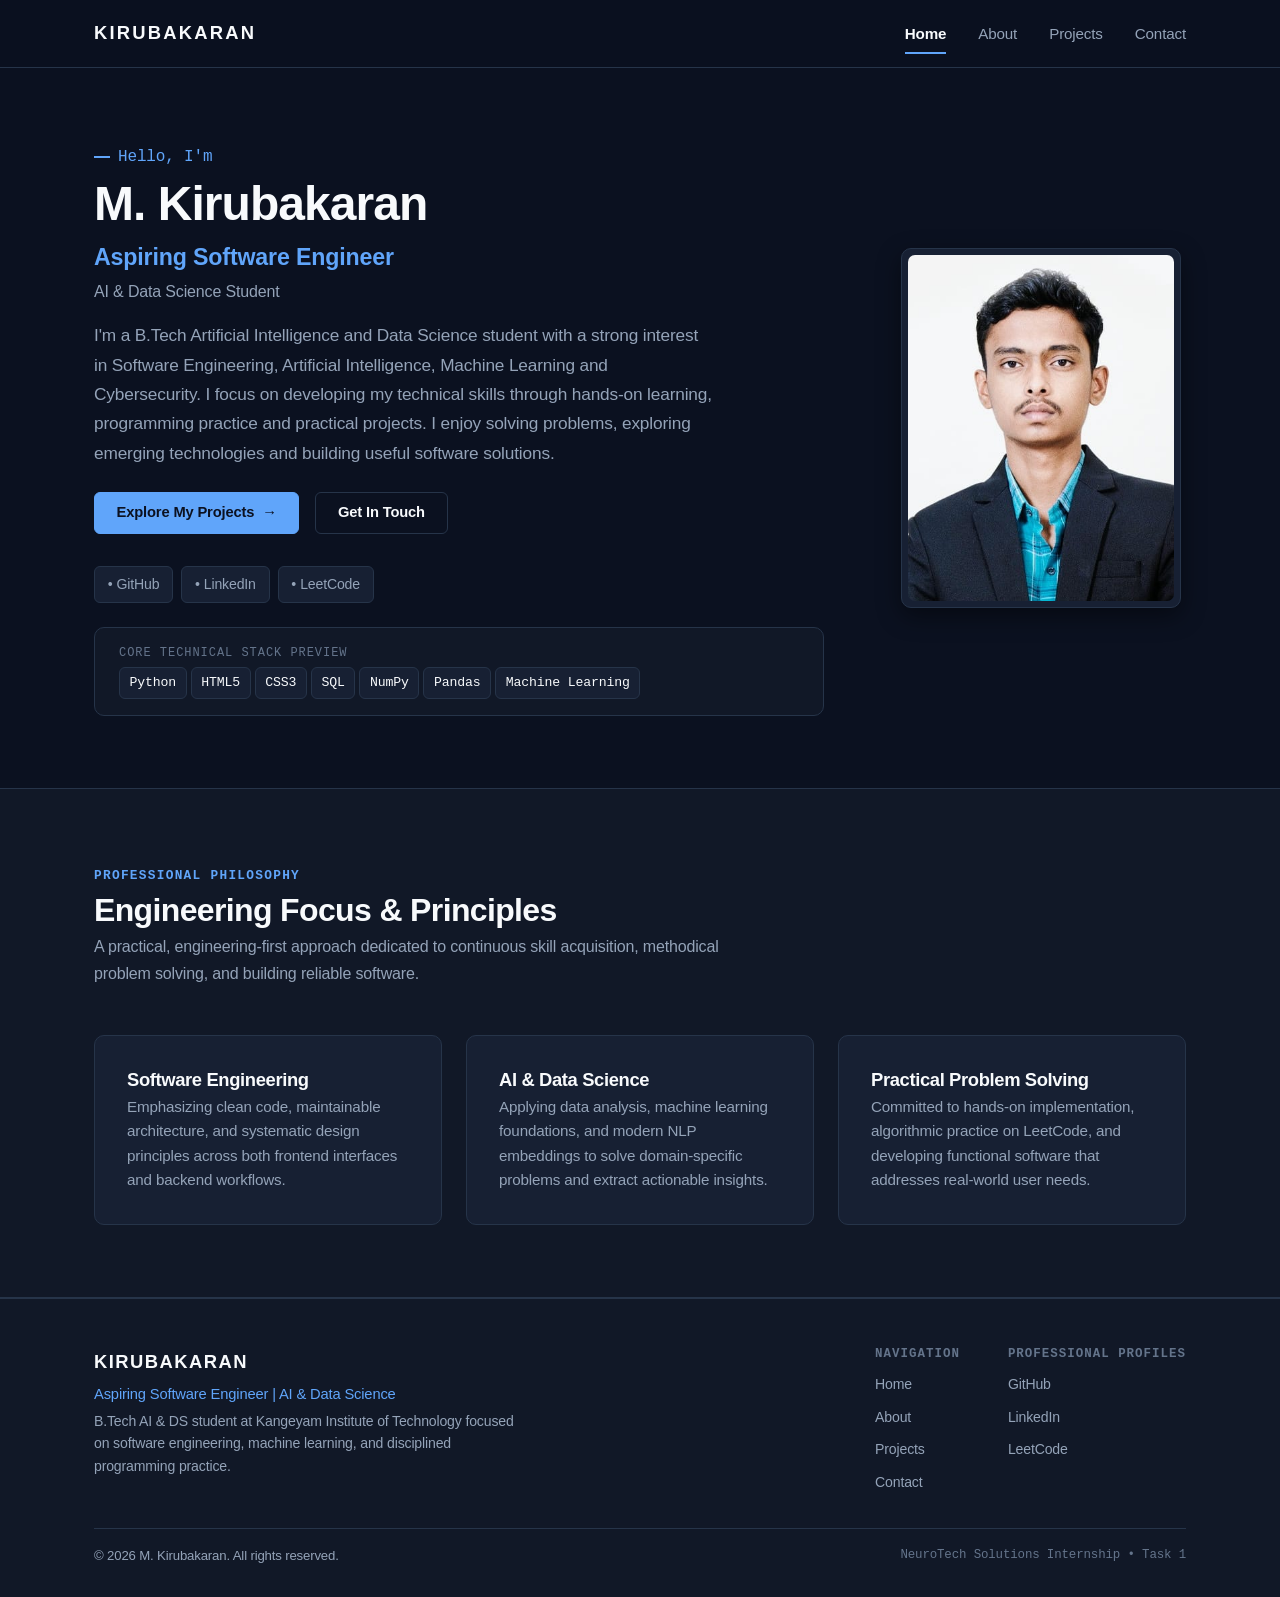
<file: index.html>
<!DOCTYPE html>
<html lang="en">
<head>
  <meta charset="UTF-8">
  <meta name="viewport" content="width=device-width, initial-scale=1.0">
  <meta name="description" content="Official personal portfolio of M. Kirubakaran - Aspiring Software Engineer and B.Tech AI & Data Science student showcasing technical projects, skills, and background.">
  <meta name="author" content="M. Kirubakaran">
  <title>M. Kirubakaran | Aspiring Software Engineer & AI & Data Science Student</title>
  <link rel="stylesheet" href="css/style.css">
</head>
<body>
  <!-- Accessible skip to content link -->
  <a href="#main-content" class="skip-link">Skip to main content</a>

  <!-- Site Header & Responsive Navigation -->
  <header class="site-header">
    <div class="container header-container">
      <a href="index.html" class="brand-logo" aria-label="M. Kirubakaran Portfolio">KIRUBAKARAN</a>

      <!-- Pure CSS Accessible Mobile Navigation Toggle -->
      <input type="checkbox" id="nav-toggle" class="nav-toggle-checkbox" aria-label="Toggle navigation menu">
      <label for="nav-toggle" class="nav-toggle-label" aria-controls="primary-navigation">
        <span class="hamburger-line"></span>
        <span class="hamburger-line"></span>
        <span class="hamburger-line"></span>
      </label>

      <!-- Navigation Links -->
      <nav id="primary-navigation" class="nav-menu" aria-label="Main Navigation">
        <a href="index.html" class="nav-link active" aria-current="page">Home</a>
        <a href="about.html" class="nav-link">About</a>
        <a href="projects.html" class="nav-link">Projects</a>
        <a href="contact.html" class="nav-link">Contact</a>
      </nav>
    </div>
  </header>

  <!-- Main Content -->
  <main id="main-content">
    <!-- Hero Section -->
    <section class="section hero-section" aria-labelledby="hero-title">
      <div class="container">
        <div class="hero-grid">
          <!-- Hero Text Content -->
          <div class="hero-content">
            <span class="hero-greeting">Hello, I'm</span>
            <h1 id="hero-title" class="hero-name">M. Kirubakaran</h1>
            
            <div class="hero-roles">
              <p class="hero-role-primary">Aspiring Software Engineer</p>
              <p class="hero-role-secondary">AI &amp; Data Science Student</p>
            </div>

            <p class="lead-text hero-intro">
              I'm a B.Tech Artificial Intelligence and Data Science student with a strong interest in Software Engineering, Artificial Intelligence, Machine Learning and Cybersecurity.
              I focus on developing my technical skills through hands-on learning, programming practice and practical projects. I enjoy solving problems, exploring emerging technologies and building useful software solutions.
            </p>

            <!-- Call to Action Buttons -->
            <div class="hero-actions">
              <a href="projects.html" class="btn btn-primary">
                <span>Explore My Projects</span>
                <span aria-hidden="true">&rarr;</span>
              </a>
              <a href="contact.html" class="btn btn-secondary">Get In Touch</a>
            </div>

            <!-- Social Profile Links -->
            <div class="social-links" aria-label="Professional Social Links">
              <a href="https://github.com/Kirubakaranmaxi32" target="_blank" rel="noopener noreferrer" class="social-link-item" aria-label="GitHub Profile">
                <span aria-hidden="true">&bull;</span> GitHub
              </a>
              <a href="https://www.linkedin.com/in/kirubakaran-m32/" target="_blank" rel="noopener noreferrer" class="social-link-item" aria-label="LinkedIn Profile">
                <span aria-hidden="true">&bull;</span> LinkedIn
              </a>
              <a href="https://leetcode.com/u/mkirubakaran20/" target="_blank" rel="noopener noreferrer" class="social-link-item" aria-label="LeetCode Profile">
                <span aria-hidden="true">&bull;</span> LeetCode
              </a>
            </div>

            <!-- Technical Skills Preview Bar -->
            <div class="skills-preview-box">
              <span class="skills-preview-label">Core Technical Stack Preview</span>
              <div class="skills-preview-items">
                <span class="skill-pill">Python</span>
                <span class="skill-pill">HTML5</span>
                <span class="skill-pill">CSS3</span>
                <span class="skill-pill">SQL</span>
                <span class="skill-pill">NumPy</span>
                <span class="skill-pill">Pandas</span>
                <span class="skill-pill">Machine Learning</span>
              </div>
            </div>
          </div>

          <!-- Professional Profile Image Area -->
          <div class="hero-image-wrapper">
            <figure class="profile-card">
              <img src="images/profile.jpg" alt="M. Kirubakaran - Professional Photograph" class="profile-image">
            </figure>
          </div>
        </div>
      </div>
    </section>

    <!-- Professional Introduction Highlights Section -->
    <section class="section section-alt" aria-labelledby="intro-section-title">
      <div class="container">
        <div class="section-header">
          <span class="section-eyebrow">Professional Philosophy</span>
          <h2 id="intro-section-title" class="section-title">Engineering Focus &amp; Principles</h2>
          <p class="section-description">
            A practical, engineering-first approach dedicated to continuous skill acquisition, methodical problem solving, and building reliable software.
          </p>
        </div>

        <div class="grid-3-col">
          <article class="focus-card">
            <h3 class="focus-card-title">Software Engineering</h3>
            <p class="focus-card-text">
              Emphasizing clean code, maintainable architecture, and systematic design principles across both frontend interfaces and backend workflows.
            </p>
          </article>

          <article class="focus-card">
            <h3 class="focus-card-title">AI &amp; Data Science</h3>
            <p class="focus-card-text">
              Applying data analysis, machine learning foundations, and modern NLP embeddings to solve domain-specific problems and extract actionable insights.
            </p>
          </article>

          <article class="focus-card">
            <h3 class="focus-card-title">Practical Problem Solving</h3>
            <p class="focus-card-text">
              Committed to hands-on implementation, algorithmic practice on LeetCode, and developing functional software that addresses real-world user needs.
            </p>
          </article>
        </div>
      </div>
    </section>
  </main>

  <!-- Site Footer -->
  <footer class="site-footer">
    <div class="container">
      <div class="footer-top">
        <div class="footer-brand">
          <span class="footer-logo">KIRUBAKARAN</span>
          <p class="footer-tagline">Aspiring Software Engineer | AI &amp; Data Science</p>
          <p class="footer-desc">
            B.Tech AI &amp; DS student at Kangeyam Institute of Technology focused on software engineering, machine learning, and disciplined programming practice.
          </p>
        </div>

        <div class="footer-links-group">
          <div>
            <h4 class="footer-heading">Navigation</h4>
            <ul class="footer-nav-list">
              <li><a href="index.html" class="footer-nav-link">Home</a></li>
              <li><a href="about.html" class="footer-nav-link">About</a></li>
              <li><a href="projects.html" class="footer-nav-link">Projects</a></li>
              <li><a href="contact.html" class="footer-nav-link">Contact</a></li>
            </ul>
          </div>

          <div>
            <h4 class="footer-heading">Professional Profiles</h4>
            <ul class="footer-nav-list">
              <li><a href="https://github.com/Kirubakaranmaxi32" target="_blank" rel="noopener noreferrer" class="footer-nav-link">GitHub</a></li>
              <li><a href="https://www.linkedin.com/in/kirubakaran-m32/" target="_blank" rel="noopener noreferrer" class="footer-nav-link">LinkedIn</a></li>
              <li><a href="https://leetcode.com/u/mkirubakaran20/" target="_blank" rel="noopener noreferrer" class="footer-nav-link">LeetCode</a></li>
            </ul>
          </div>
        </div>
      </div>

      <div class="footer-bottom">
        <p class="footer-copy">&copy; 2026 M. Kirubakaran. All rights reserved.</p>
        <span class="footer-meta">NeuroTech Solutions Internship &bull; Task 1</span>
      </div>
    </div>
  </footer>
</body>
</html>
</file>
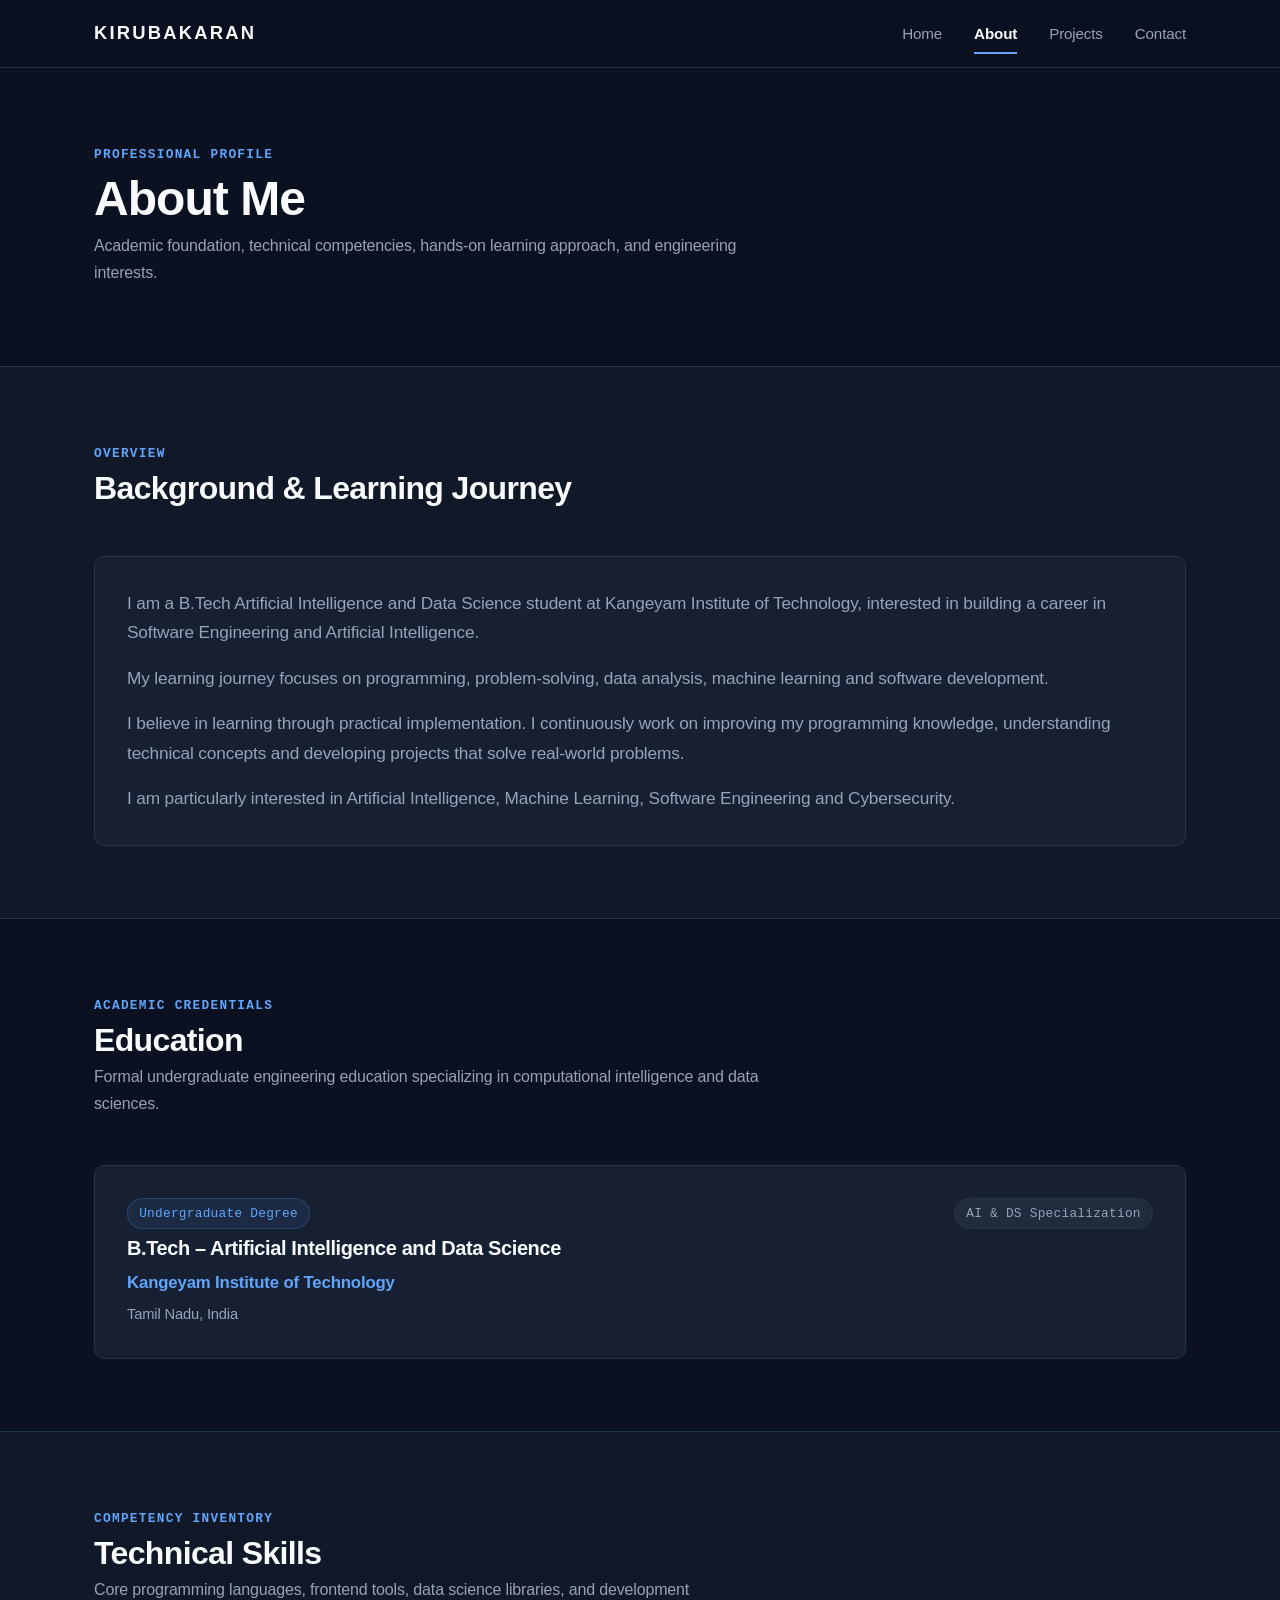
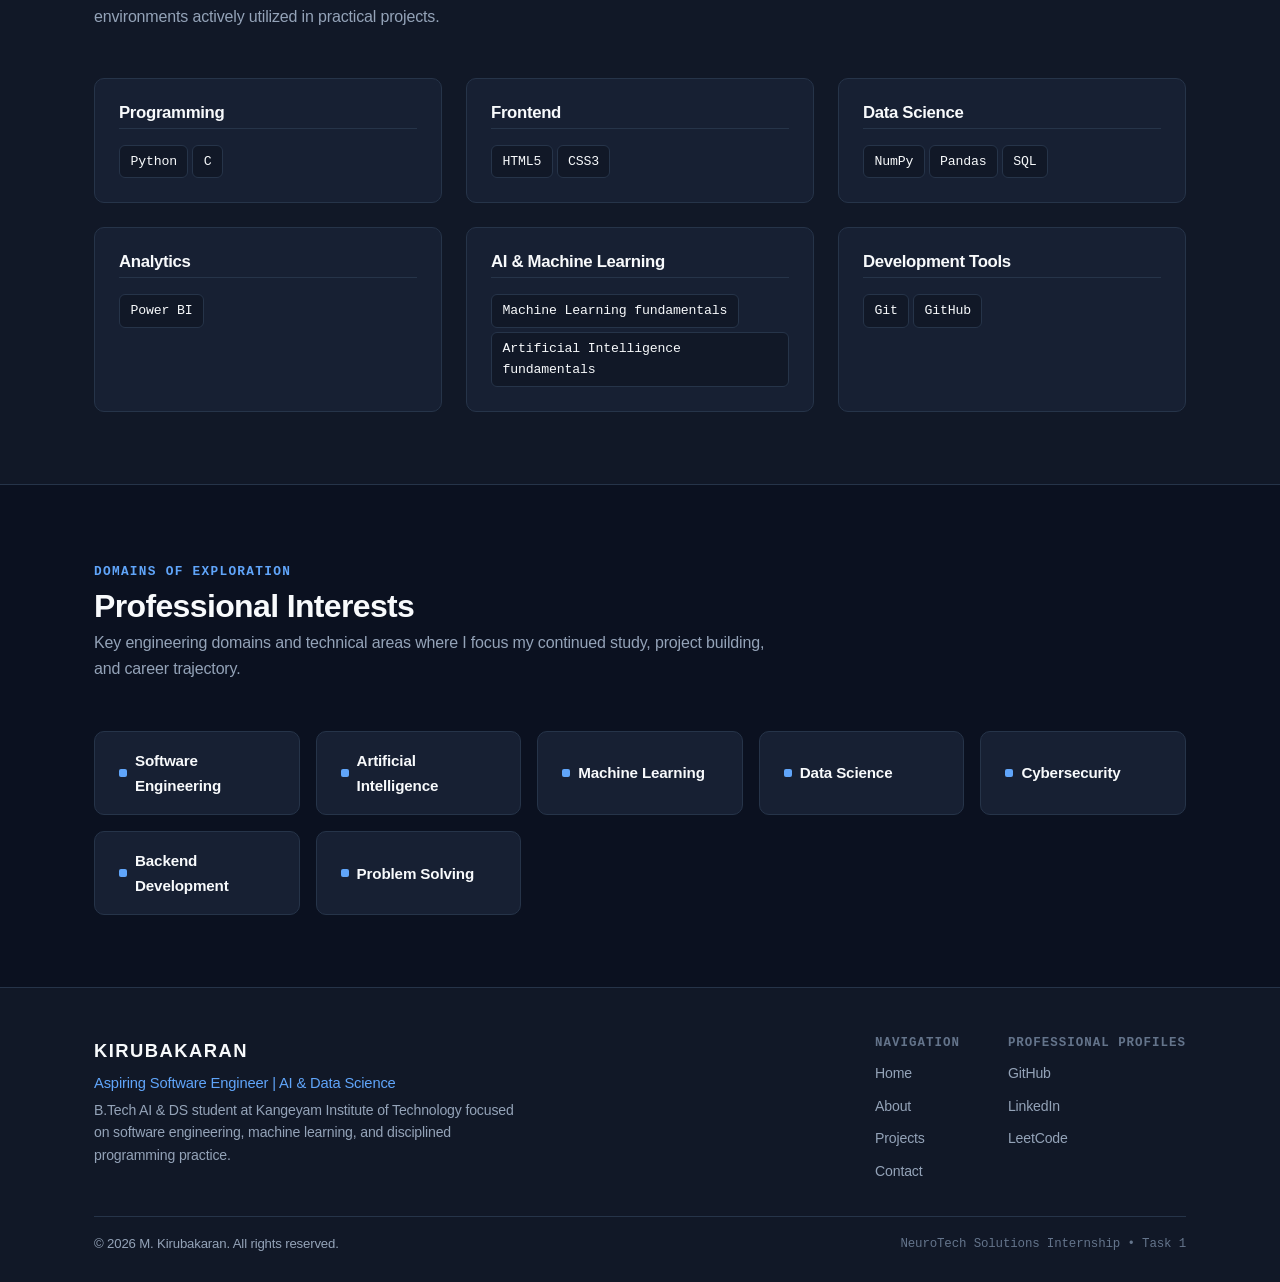
<file: about.html>
<!DOCTYPE html>
<html lang="en">
<head>
  <meta charset="UTF-8">
  <meta name="viewport" content="width=device-width, initial-scale=1.0">
  <meta name="description" content="About M. Kirubakaran - Academic background in Artificial Intelligence and Data Science, technical skills inventory, education details, and professional interests.">
  <meta name="author" content="M. Kirubakaran">
  <title>About | M. Kirubakaran - Aspiring Software Engineer</title>
  <link rel="stylesheet" href="css/style.css">
</head>
<body>
  <!-- Accessible skip to content link -->
  <a href="#main-content" class="skip-link">Skip to main content</a>

  <!-- Site Header & Responsive Navigation -->
  <header class="site-header">
    <div class="container header-container">
      <a href="index.html" class="brand-logo" aria-label="M. Kirubakaran Portfolio">KIRUBAKARAN</a>

      <!-- Pure CSS Accessible Mobile Navigation Toggle -->
      <input type="checkbox" id="nav-toggle" class="nav-toggle-checkbox" aria-label="Toggle navigation menu">
      <label for="nav-toggle" class="nav-toggle-label" aria-controls="primary-navigation">
        <span class="hamburger-line"></span>
        <span class="hamburger-line"></span>
        <span class="hamburger-line"></span>
      </label>

      <!-- Navigation Links -->
      <nav id="primary-navigation" class="nav-menu" aria-label="Main Navigation">
        <a href="index.html" class="nav-link">Home</a>
        <a href="about.html" class="nav-link active" aria-current="page">About</a>
        <a href="projects.html" class="nav-link">Projects</a>
        <a href="contact.html" class="nav-link">Contact</a>
      </nav>
    </div>
  </header>

  <!-- Main Content -->
  <main id="main-content">
    <!-- Page Header Banner -->
    <section class="section page-header-section">
      <div class="container">
        <div class="section-header section-header-compact">
          <span class="section-eyebrow">Professional Profile</span>
          <h1 class="section-title">About Me</h1>
          <p class="section-description">
            Academic foundation, technical competencies, hands-on learning approach, and engineering interests.
          </p>
        </div>
      </div>
    </section>

    <!-- SECTION A: ABOUT ME -->
    <section class="section section-alt" aria-labelledby="section-about-title">
      <div class="container">
        <div class="about-section-block">
          <div class="section-header">
            <span class="section-eyebrow">Overview</span>
            <h2 id="section-about-title" class="section-title">Background &amp; Learning Journey</h2>
          </div>
          
          <div class="about-content-card">
            <p class="lead-text about-lead-item">
              I am a B.Tech Artificial Intelligence and Data Science student at Kangeyam Institute of Technology, interested in building a career in Software Engineering and Artificial Intelligence.
            </p>
            <p class="lead-text about-lead-item">
              My learning journey focuses on programming, problem-solving, data analysis, machine learning and software development.
            </p>
            <p class="lead-text about-lead-item">
              I believe in learning through practical implementation. I continuously work on improving my programming knowledge, understanding technical concepts and developing projects that solve real-world problems.
            </p>
            <p class="lead-text">
              I am particularly interested in Artificial Intelligence, Machine Learning, Software Engineering and Cybersecurity.
            </p>
          </div>
        </div>
      </div>
    </section>

    <!-- SECTION B: EDUCATION -->
    <section class="section" aria-labelledby="section-edu-title">
      <div class="container">
        <div class="about-section-block">
          <div class="section-header">
            <span class="section-eyebrow">Academic Credentials</span>
            <h2 id="section-edu-title" class="section-title">Education</h2>
            <p class="section-description">
              Formal undergraduate engineering education specializing in computational intelligence and data sciences.
            </p>
          </div>

          <div class="education-card">
            <div class="education-meta">
              <span class="tag education-tag">Undergraduate Degree</span>
              <h3 class="education-degree">B.Tech – Artificial Intelligence and Data Science</h3>
              <p class="education-school">Kangeyam Institute of Technology</p>
              <p class="education-location">Tamil Nadu, India</p>
            </div>
            <div>
              <span class="tag tag-neutral">AI &amp; DS Specialization</span>
            </div>
          </div>
        </div>
      </div>
    </section>

    <!-- SECTION C: TECHNICAL SKILLS -->
    <section class="section section-alt" aria-labelledby="section-skills-title">
      <div class="container">
        <div class="about-section-block">
          <div class="section-header">
            <span class="section-eyebrow">Competency Inventory</span>
            <h2 id="section-skills-title" class="section-title">Technical Skills</h2>
            <p class="section-description">
              Core programming languages, frontend tools, data science libraries, and development environments actively utilized in practical projects.
            </p>
          </div>

          <!-- Skills Categories Grid -->
          <div class="skills-grid">
            <!-- Programming -->
            <article class="skill-category-card">
              <h3 class="skill-category-title">Programming</h3>
              <div class="skill-tag-list">
                <span class="skill-item-badge">Python</span>
                <span class="skill-item-badge">C</span>
              </div>
            </article>

            <!-- Frontend -->
            <article class="skill-category-card">
              <h3 class="skill-category-title">Frontend</h3>
              <div class="skill-tag-list">
                <span class="skill-item-badge">HTML5</span>
                <span class="skill-item-badge">CSS3</span>
              </div>
            </article>

            <!-- Data Science -->
            <article class="skill-category-card">
              <h3 class="skill-category-title">Data Science</h3>
              <div class="skill-tag-list">
                <span class="skill-item-badge">NumPy</span>
                <span class="skill-item-badge">Pandas</span>
                <span class="skill-item-badge">SQL</span>
              </div>
            </article>

            <!-- Analytics -->
            <article class="skill-category-card">
              <h3 class="skill-category-title">Analytics</h3>
              <div class="skill-tag-list">
                <span class="skill-item-badge">Power BI</span>
              </div>
            </article>

            <!-- AI & Machine Learning -->
            <article class="skill-category-card">
              <h3 class="skill-category-title">AI &amp; Machine Learning</h3>
              <div class="skill-tag-list">
                <span class="skill-item-badge">Machine Learning fundamentals</span>
                <span class="skill-item-badge">Artificial Intelligence fundamentals</span>
              </div>
            </article>

            <!-- Development Tools -->
            <article class="skill-category-card">
              <h3 class="skill-category-title">Development Tools</h3>
              <div class="skill-tag-list">
                <span class="skill-item-badge">Git</span>
                <span class="skill-item-badge">GitHub</span>
              </div>
            </article>
          </div>
        </div>
      </div>
    </section>

    <!-- SECTION D: PROFESSIONAL INTERESTS -->
    <section class="section" aria-labelledby="section-interests-title">
      <div class="container">
        <div class="about-section-block">
          <div class="section-header">
            <span class="section-eyebrow">Domains of Exploration</span>
            <h2 id="section-interests-title" class="section-title">Professional Interests</h2>
            <p class="section-description">
              Key engineering domains and technical areas where I focus my continued study, project building, and career trajectory.
            </p>
          </div>

          <div class="interests-grid">
            <div class="interest-item">
              <span class="interest-bullet" aria-hidden="true"></span>
              <span class="interest-name">Software Engineering</span>
            </div>

            <div class="interest-item">
              <span class="interest-bullet" aria-hidden="true"></span>
              <span class="interest-name">Artificial Intelligence</span>
            </div>

            <div class="interest-item">
              <span class="interest-bullet" aria-hidden="true"></span>
              <span class="interest-name">Machine Learning</span>
            </div>

            <div class="interest-item">
              <span class="interest-bullet" aria-hidden="true"></span>
              <span class="interest-name">Data Science</span>
            </div>

            <div class="interest-item">
              <span class="interest-bullet" aria-hidden="true"></span>
              <span class="interest-name">Cybersecurity</span>
            </div>

            <div class="interest-item">
              <span class="interest-bullet" aria-hidden="true"></span>
              <span class="interest-name">Backend Development</span>
            </div>

            <div class="interest-item">
              <span class="interest-bullet" aria-hidden="true"></span>
              <span class="interest-name">Problem Solving</span>
            </div>
          </div>
        </div>
      </div>
    </section>
  </main>

  <!-- Site Footer -->
  <footer class="site-footer">
    <div class="container">
      <div class="footer-top">
        <div class="footer-brand">
          <span class="footer-logo">KIRUBAKARAN</span>
          <p class="footer-tagline">Aspiring Software Engineer | AI &amp; Data Science</p>
          <p class="footer-desc">
            B.Tech AI &amp; DS student at Kangeyam Institute of Technology focused on software engineering, machine learning, and disciplined programming practice.
          </p>
        </div>

        <div class="footer-links-group">
          <div>
            <h4 class="footer-heading">Navigation</h4>
            <ul class="footer-nav-list">
              <li><a href="index.html" class="footer-nav-link">Home</a></li>
              <li><a href="about.html" class="footer-nav-link">About</a></li>
              <li><a href="projects.html" class="footer-nav-link">Projects</a></li>
              <li><a href="contact.html" class="footer-nav-link">Contact</a></li>
            </ul>
          </div>

          <div>
            <h4 class="footer-heading">Professional Profiles</h4>
            <ul class="footer-nav-list">
              <li><a href="https://github.com/Kirubakaranmaxi32" target="_blank" rel="noopener noreferrer" class="footer-nav-link">GitHub</a></li>
              <li><a href="https://www.linkedin.com/in/kirubakaran-m32/" target="_blank" rel="noopener noreferrer" class="footer-nav-link">LinkedIn</a></li>
              <li><a href="https://leetcode.com/u/mkirubakaran20/" target="_blank" rel="noopener noreferrer" class="footer-nav-link">LeetCode</a></li>
            </ul>
          </div>
        </div>
      </div>

      <div class="footer-bottom">
        <p class="footer-copy">&copy; 2026 M. Kirubakaran. All rights reserved.</p>
        <span class="footer-meta">NeuroTech Solutions Internship &bull; Task 1</span>
      </div>
    </div>
  </footer>
</body>
</html>
</file>
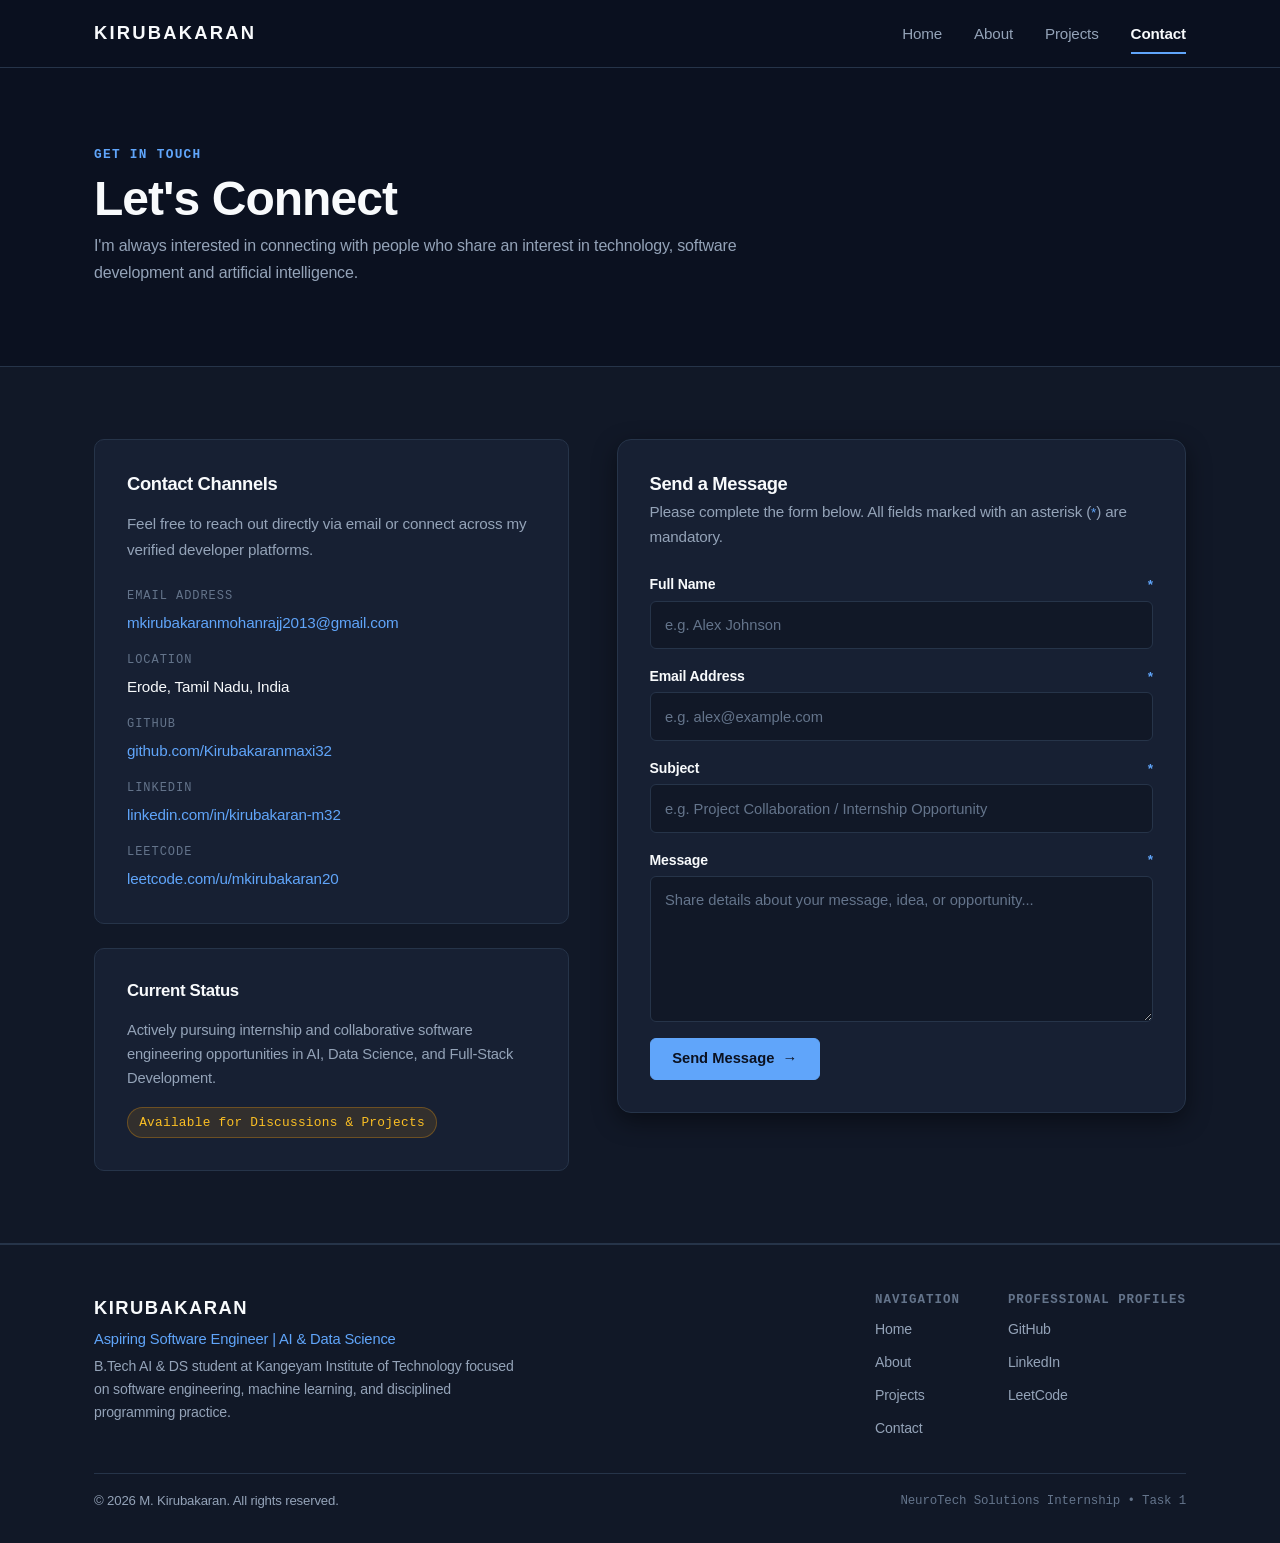
<file: contact.html>
<!DOCTYPE html>
<html lang="en">
<head>
  <meta charset="UTF-8">
  <meta name="viewport" content="width=device-width, initial-scale=1.0">
  <meta name="description" content="Contact M. Kirubakaran - Reach out for software engineering inquiries, project collaboration, or networking across email, LinkedIn, GitHub, and LeetCode.">
  <meta name="author" content="M. Kirubakaran">
  <title>Contact | M. Kirubakaran - Let's Connect</title>
  <link rel="stylesheet" href="css/style.css">
</head>
<body>
  <a href="#main-content" class="skip-link">Skip to main content</a>

  <header class="site-header">
    <div class="container header-container">
      <a href="index.html" class="brand-logo" aria-label="M. Kirubakaran Portfolio">KIRUBAKARAN</a>

      <input type="checkbox" id="nav-toggle" class="nav-toggle-checkbox" aria-label="Toggle navigation menu">
      <label for="nav-toggle" class="nav-toggle-label" aria-controls="primary-navigation">
        <span class="hamburger-line"></span>
        <span class="hamburger-line"></span>
        <span class="hamburger-line"></span>
      </label>

      <nav id="primary-navigation" class="nav-menu" aria-label="Main Navigation">
        <a href="index.html" class="nav-link">Home</a>
        <a href="about.html" class="nav-link">About</a>
        <a href="projects.html" class="nav-link">Projects</a>
        <a href="contact.html" class="nav-link active" aria-current="page">Contact</a>
      </nav>
    </div>
  </header>

  <main id="main-content">
    <section class="section page-header-section">
      <div class="container">
        <div class="section-header section-header-compact">
          <span class="section-eyebrow">Get In Touch</span>
          <h1 class="section-title">Let's Connect</h1>
          <p class="section-description">
            I'm always interested in connecting with people who share an interest in technology, software development and artificial intelligence.
          </p>
        </div>
      </div>
    </section>

    <section class="section section-alt" aria-label="Contact Channels &amp; Inquiry Form">
      <div class="container">
        <div class="contact-layout">

          <div class="contact-info-panel">
            <div class="contact-card">
              <h2 class="contact-card-title">Contact Channels</h2>
              <p class="lead-text contact-intro-text">
                Feel free to reach out directly via email or connect across my verified developer platforms.
              </p>

              <div class="contact-item-group">
                <div class="contact-detail-row">
                  <span class="contact-label">Email Address</span>
                  <span class="contact-value">
                    <a href="mailto:mkirubakaranmohanrajj2013@gmail.com">mkirubakaranmohanrajj2013@gmail.com</a>
                  </span>
                </div>

                <div class="contact-detail-row">
                  <span class="contact-label">Location</span>
                  <span class="contact-value">Erode, Tamil Nadu, India</span>
                </div>

                <div class="contact-detail-row">
                  <span class="contact-label">GitHub</span>
                  <span class="contact-value">
                    <a href="https://github.com/Kirubakaranmaxi32" target="_blank" rel="noopener noreferrer">
                      github.com/Kirubakaranmaxi32
                    </a>
                  </span>
                </div>

                <div class="contact-detail-row">
                  <span class="contact-label">LinkedIn</span>
                  <span class="contact-value">
                    <a href="https://www.linkedin.com/in/kirubakaran-m32/" target="_blank" rel="noopener noreferrer">
                      linkedin.com/in/kirubakaran-m32
                    </a>
                  </span>
                </div>

                <div class="contact-detail-row">
                  <span class="contact-label">LeetCode</span>
                  <span class="contact-value">
                    <a href="https://leetcode.com/u/mkirubakaran20/" target="_blank" rel="noopener noreferrer">
                      leetcode.com/u/mkirubakaran20
                    </a>
                  </span>
                </div>
              </div>
            </div>

            <div class="contact-card">
              <h3 class="contact-card-title contact-status-title">Current Status</h3>
              <p class="contact-status-desc">
                Actively pursuing internship and collaborative software engineering opportunities in AI, Data Science, and Full-Stack Development.
              </p>
              <span class="tag tag-status tag-available">
                Available for Discussions &amp; Projects
              </span>
            </div>
          </div>

          <div class="contact-form-card">
            <h2 class="contact-card-title form-heading">Send a Message</h2>
            <p class="form-subtext">
              Please complete the form below. All fields marked with an asterisk (<span class="form-required" aria-hidden="true">*</span>) are mandatory.
            </p>

            <form class="contact-form" action="https://formspree.io/f/mqpqgjok" method="POST">

              <div class="form-group">
                <label for="fullname" class="form-label">
                  <span>Full Name</span>
                  <span class="form-required" aria-label="Required">*</span>
                </label>
                <input type="text" id="fullname" name="fullname" class="form-input" required autocomplete="name" placeholder="e.g. Alex Johnson">
              </div>

              <div class="form-group">
                <label for="email" class="form-label">
                  <span>Email Address</span>
                  <span class="form-required" aria-label="Required">*</span>
                </label>
                <input type="email" id="email" name="email" class="form-input" required autocomplete="email" placeholder="e.g. alex@example.com">
              </div>

              <div class="form-group">
                <label for="subject" class="form-label">
                  <span>Subject</span>
                  <span class="form-required" aria-label="Required">*</span>
                </label>
                <input type="text" id="subject" name="subject" class="form-input" required placeholder="e.g. Project Collaboration / Internship Opportunity">
              </div>

              <div class="form-group">
                <label for="message" class="form-label">
                  <span>Message</span>
                  <span class="form-required" aria-label="Required">*</span>
                </label>
                <textarea id="message" name="message" class="form-textarea" rows="5" required placeholder="Share details about your message, idea, or opportunity..."></textarea>
              </div>

              <button type="submit" class="btn btn-primary btn-submit">
                <span>Send Message</span>
                <span aria-hidden="true">&rarr;</span>
              </button>

            </form>
          </div>

        </div>
      </div>
    </section>
  </main>

  <footer class="site-footer">
    <div class="container">
      <div class="footer-top">
        <div class="footer-brand">
          <span class="footer-logo">KIRUBAKARAN</span>
          <p class="footer-tagline">Aspiring Software Engineer | AI &amp; Data Science</p>
          <p class="footer-desc">
            B.Tech AI &amp; DS student at Kangeyam Institute of Technology focused on software engineering, machine learning, and disciplined programming practice.
          </p>
        </div>

        <div class="footer-links-group">
          <div>
            <h4 class="footer-heading">Navigation</h4>
            <ul class="footer-nav-list">
              <li><a href="index.html" class="footer-nav-link">Home</a></li>
              <li><a href="about.html" class="footer-nav-link">About</a></li>
              <li><a href="projects.html" class="footer-nav-link">Projects</a></li>
              <li><a href="contact.html" class="footer-nav-link">Contact</a></li>
            </ul>
          </div>

          <div>
            <h4 class="footer-heading">Professional Profiles</h4>
            <ul class="footer-nav-list">
              <li><a href="https://github.com/Kirubakaranmaxi32" target="_blank" rel="noopener noreferrer" class="footer-nav-link">GitHub</a></li>
              <li><a href="https://www.linkedin.com/in/kirubakaran-m32/" target="_blank" rel="noopener noreferrer" class="footer-nav-link">LinkedIn</a></li>
              <li><a href="https://leetcode.com/u/mkirubakaran20/" target="_blank" rel="noopener noreferrer" class="footer-nav-link">LeetCode</a></li>
            </ul>
          </div>
        </div>
      </div>

      <div class="footer-bottom">
        <p class="footer-copy">&copy; 2026 M. Kirubakaran. All rights reserved.</p>
        <span class="footer-meta">NeuroTech Solutions Internship &bull; Task 1</span>
      </div>
    </div>
  </footer>
</body>
</html>
</file>
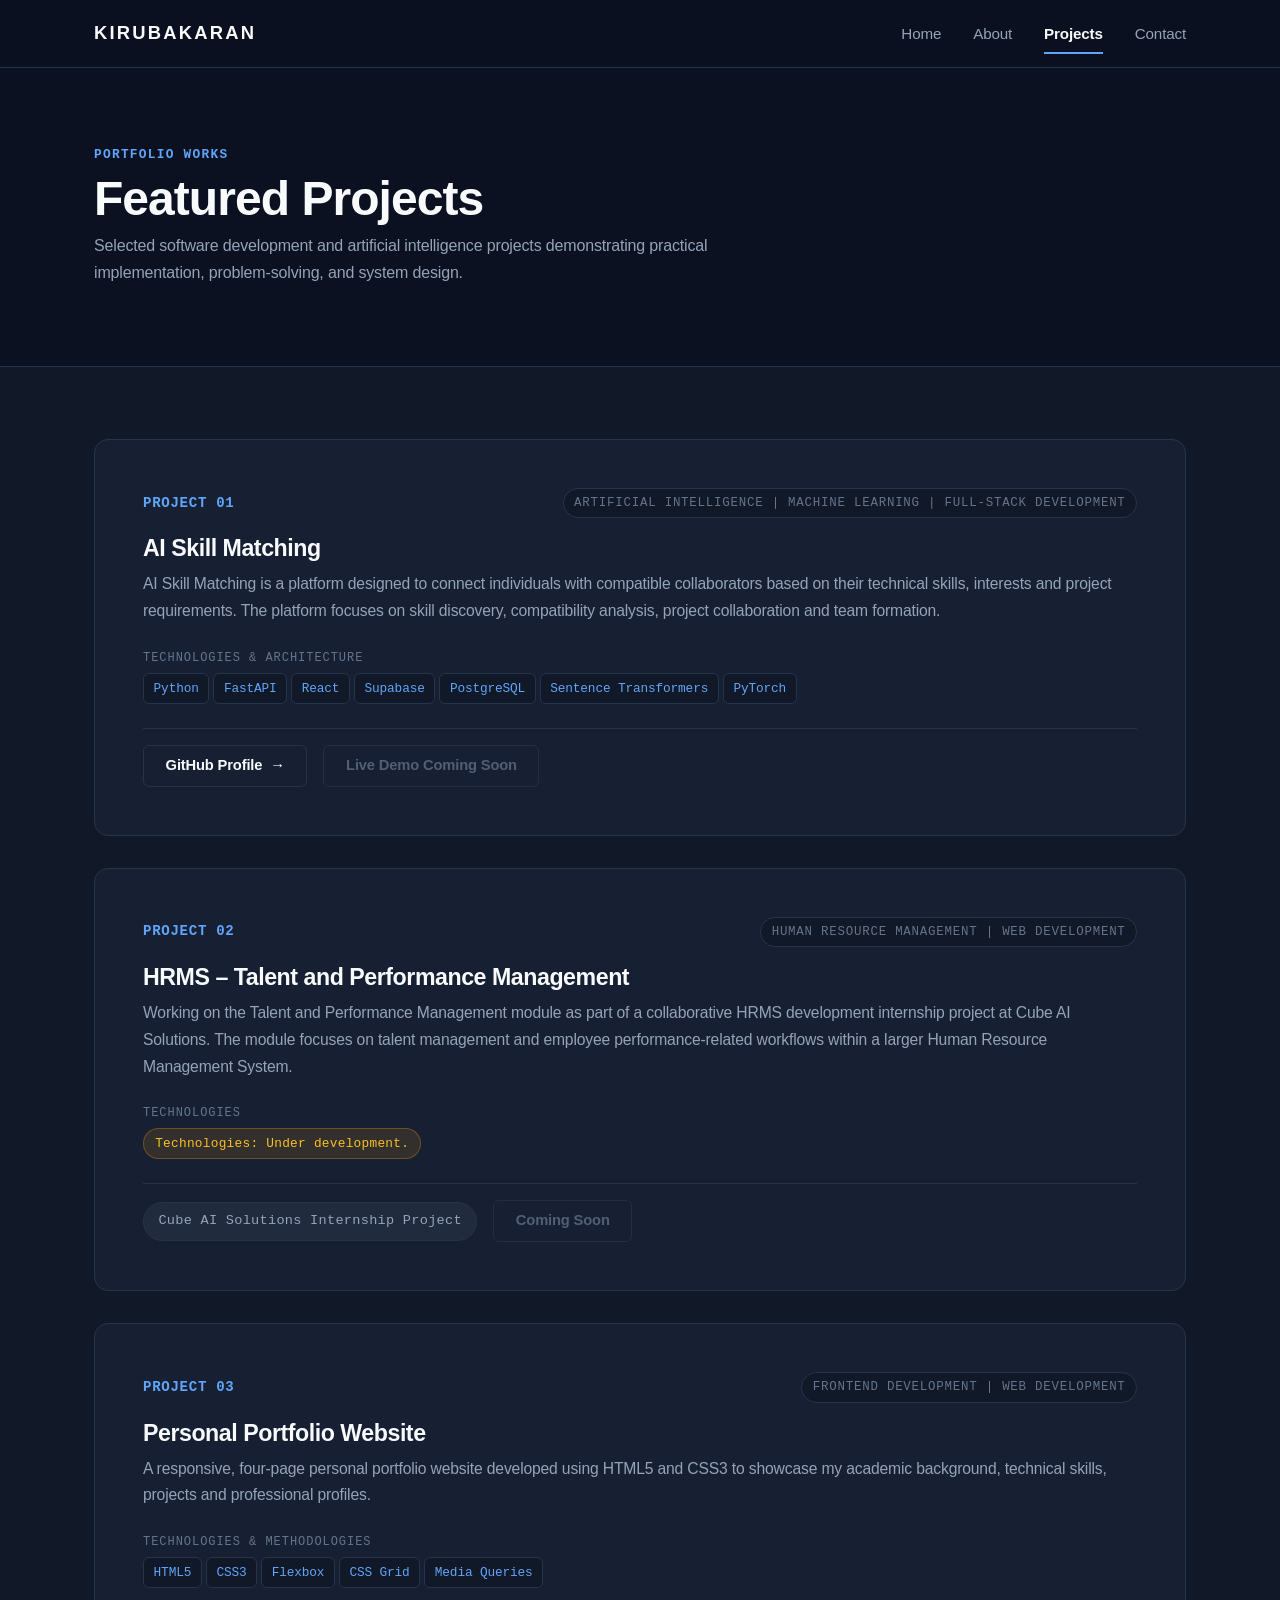
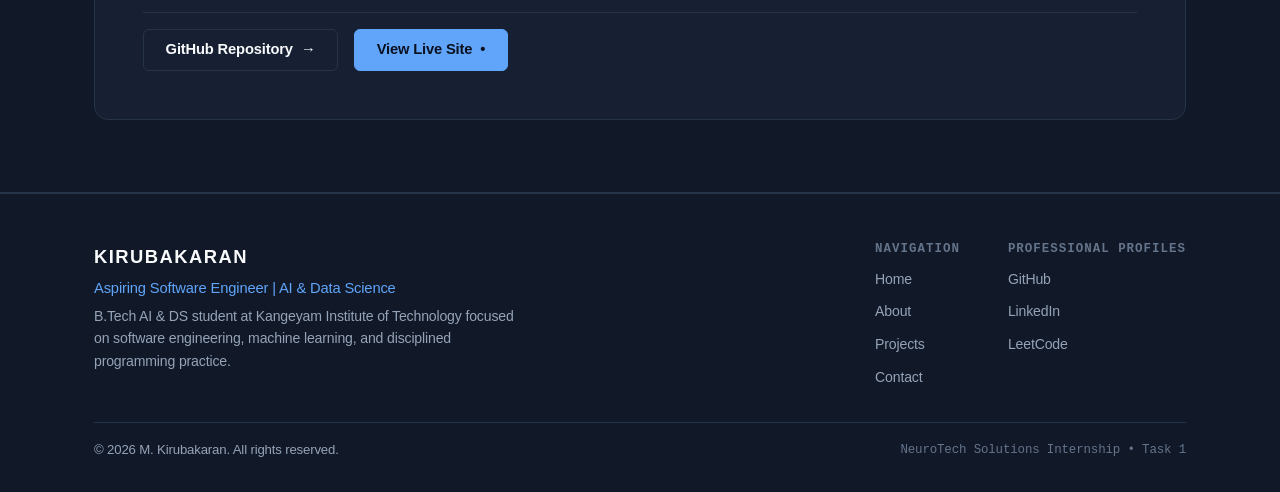
<file: projects.html>
<!DOCTYPE html>
<html lang="en">
<head>
  <meta charset="UTF-8">
  <meta name="viewport" content="width=device-width, initial-scale=1.0">
  <meta name="description" content="Technical project portfolio of M. Kirubakaran - AI Skill Matching platform, HRMS Talent Management module, and Personal Portfolio Website built with HTML5 and CSS3.">
  <meta name="author" content="M. Kirubakaran">
  <title>Projects | M. Kirubakaran - Technical Portfolio</title>
  <link rel="stylesheet" href="css/style.css">
</head>
<body>
  <!-- Accessible skip to content link -->
  <a href="#main-content" class="skip-link">Skip to main content</a>

  <!-- Site Header & Responsive Navigation -->
  <header class="site-header">
    <div class="container header-container">
      <a href="index.html" class="brand-logo" aria-label="M. Kirubakaran Portfolio">KIRUBAKARAN</a>

      <!-- Pure CSS Accessible Mobile Navigation Toggle -->
      <input type="checkbox" id="nav-toggle" class="nav-toggle-checkbox" aria-label="Toggle navigation menu">
      <label for="nav-toggle" class="nav-toggle-label" aria-controls="primary-navigation">
        <span class="hamburger-line"></span>
        <span class="hamburger-line"></span>
        <span class="hamburger-line"></span>
      </label>

      <!-- Navigation Links -->
      <nav id="primary-navigation" class="nav-menu" aria-label="Main Navigation">
        <a href="index.html" class="nav-link">Home</a>
        <a href="about.html" class="nav-link">About</a>
        <a href="projects.html" class="nav-link active" aria-current="page">Projects</a>
        <a href="contact.html" class="nav-link">Contact</a>
      </nav>
    </div>
  </header>

  <!-- Main Content -->
  <main id="main-content">
    <!-- Page Header Banner -->
    <section class="section page-header-section">
      <div class="container">
        <div class="section-header section-header-compact">
          <span class="section-eyebrow">Portfolio Works</span>
          <h1 class="section-title">Featured Projects</h1>
          <p class="section-description">
            Selected software development and artificial intelligence projects demonstrating practical implementation, problem-solving, and system design.
          </p>
        </div>
      </div>
    </section>

    <!-- Projects List Section -->
    <section class="section section-alt" aria-label="Project Listings">
      <div class="container">
        <div class="projects-grid">

          <!-- PROJECT 01: AI SKILL MATCHING -->
          <article class="project-card">
            <div class="project-card-inner">
              <div class="project-card-header">
                <span class="project-number">PROJECT 01</span>
                <span class="project-category">Artificial Intelligence | Machine Learning | Full-Stack Development</span>
              </div>

              <h2 class="project-title">AI Skill Matching</h2>

              <p class="project-description">
                AI Skill Matching is a platform designed to connect individuals with compatible collaborators based on their technical skills, interests and project requirements.
                The platform focuses on skill discovery, compatibility analysis, project collaboration and team formation.
              </p>

              <div class="project-tech-section">
                <span class="project-tech-heading">Technologies &amp; Architecture</span>
                <div class="project-tech-tags">
                  <span class="project-tech-tag">Python</span>
                  <span class="project-tech-tag">FastAPI</span>
                  <span class="project-tech-tag">React</span>
                  <span class="project-tech-tag">Supabase</span>
                  <span class="project-tech-tag">PostgreSQL</span>
                  <span class="project-tech-tag">Sentence Transformers</span>
                  <span class="project-tech-tag">PyTorch</span>
                </div>
              </div>

              <div class="project-actions">
                <a href="https://github.com/Kirubakaranmaxi32" target="_blank" rel="noopener noreferrer" class="btn btn-secondary" aria-label="Visit GitHub Profile for AI Skill Matching">
                  <span>GitHub Profile</span>
                  <span aria-hidden="true">&rarr;</span>
                </a>
                <span class="btn btn-disabled" aria-disabled="true">Live Demo Coming Soon</span>
              </div>
            </div>
          </article>

          <!-- PROJECT 02: HRMS – TALENT AND PERFORMANCE MANAGEMENT -->
          <article class="project-card">
            <div class="project-card-inner">
              <div class="project-card-header">
                <span class="project-number">PROJECT 02</span>
                <span class="project-category">Human Resource Management | Web Development</span>
              </div>

              <h2 class="project-title">HRMS – Talent and Performance Management</h2>

              <p class="project-description">
                Working on the Talent and Performance Management module as part of a collaborative HRMS development internship project at Cube AI Solutions.
                The module focuses on talent management and employee performance-related workflows within a larger Human Resource Management System.
              </p>

              <div class="project-tech-section">
                <span class="project-tech-heading">Technologies</span>
                <div class="project-tech-tags">
                  <span class="tag tag-status">Technologies: Under development.</span>
                </div>
              </div>

              <div class="project-actions">
                <span class="tag tag-neutral tag-internship">
                  Cube AI Solutions Internship Project
                </span>
                <span class="btn btn-disabled" aria-disabled="true">Coming Soon</span>
              </div>
            </div>
          </article>

          <!-- PROJECT 03: PERSONAL PORTFOLIO WEBSITE -->
          <article class="project-card">
            <div class="project-card-inner">
              <div class="project-card-header">
                <span class="project-number">PROJECT 03</span>
                <span class="project-category">Frontend Development | Web Development</span>
              </div>

              <h2 class="project-title">Personal Portfolio Website</h2>

              <p class="project-description">
                A responsive, four-page personal portfolio website developed using HTML5 and CSS3 to showcase my academic background, technical skills, projects and professional profiles.
              </p>

              <div class="project-tech-section">
                <span class="project-tech-heading">Technologies &amp; Methodologies</span>
                <div class="project-tech-tags">
                  <span class="project-tech-tag">HTML5</span>
                  <span class="project-tech-tag">CSS3</span>
                  <span class="project-tech-tag">Flexbox</span>
                  <span class="project-tech-tag">CSS Grid</span>
                  <span class="project-tech-tag">Media Queries</span>
                </div>
              </div>

              <div class="project-actions">
                <a href="https://github.com/Kirubakaranmaxi32/personal-portfolio" target="_blank" rel="noopener noreferrer" class="btn btn-secondary" aria-label="View source repository on GitHub">
                  <span>GitHub Repository</span>
                  <span aria-hidden="true">&rarr;</span>
                </a>
                <a href="index.html" class="btn btn-primary" aria-label="View live demonstration of portfolio">
                  <span>View Live Site</span>
                  <span aria-hidden="true">&bull;</span>
                </a>
              </div>
            </div>
          </article>

        </div>
      </div>
    </section>
  </main>

  <!-- Site Footer -->
  <footer class="site-footer">
    <div class="container">
      <div class="footer-top">
        <div class="footer-brand">
          <span class="footer-logo">KIRUBAKARAN</span>
          <p class="footer-tagline">Aspiring Software Engineer | AI &amp; Data Science</p>
          <p class="footer-desc">
            B.Tech AI &amp; DS student at Kangeyam Institute of Technology focused on software engineering, machine learning, and disciplined programming practice.
          </p>
        </div>

        <div class="footer-links-group">
          <div>
            <h4 class="footer-heading">Navigation</h4>
            <ul class="footer-nav-list">
              <li><a href="index.html" class="footer-nav-link">Home</a></li>
              <li><a href="about.html" class="footer-nav-link">About</a></li>
              <li><a href="projects.html" class="footer-nav-link">Projects</a></li>
              <li><a href="contact.html" class="footer-nav-link">Contact</a></li>
            </ul>
          </div>

          <div>
            <h4 class="footer-heading">Professional Profiles</h4>
            <ul class="footer-nav-list">
              <li><a href="https://github.com/Kirubakaranmaxi32" target="_blank" rel="noopener noreferrer" class="footer-nav-link">GitHub</a></li>
              <li><a href="https://www.linkedin.com/in/kirubakaran-m32/" target="_blank" rel="noopener noreferrer" class="footer-nav-link">LinkedIn</a></li>
              <li><a href="https://leetcode.com/u/mkirubakaran20/" target="_blank" rel="noopener noreferrer" class="footer-nav-link">LeetCode</a></li>
            </ul>
          </div>
        </div>
      </div>

      <div class="footer-bottom">
        <p class="footer-copy">&copy; 2026 M. Kirubakaran. All rights reserved.</p>
        <span class="footer-meta">NeuroTech Solutions Internship &bull; Task 1</span>
      </div>
    </div>
  </footer>
</body>
</html>
</file>
<file: css/style.css>
/* ==========================================================================
   PERSONAL PORTFOLIO - M. KIRUBAKARAN
   NeuroTech Solutions - Web Development Internship | Task 1
   Technologies: HTML5, CSS3, CSS Flexbox, CSS Grid, CSS Media Queries
   Zero JavaScript Architecture - Dark Theme
   ========================================================================== */

/* --------------------------------------------------------------------------
   CSS CUSTOM PROPERTIES (THEME DESIGN TOKENS)
   -------------------------------------------------------------------------- */
:root {
  /* Color Palette */
  --bg-primary: #0B1120;
  --bg-secondary: #111827;
  --bg-card: #172033;
  --bg-card-hover: #1E293B;
  --accent: #60A5FA;
  --accent-hover: #93C5FD;
  --accent-muted: rgba(96, 165, 250, 0.12);
  --accent-glow: rgba(96, 165, 250, 0.25);
  --text-primary: #F8FAFC;
  --text-secondary: #94A3B8;
  --text-muted: #64748B;
  --border-color: #263449;
  --border-focus: #60A5FA;
  --tag-bg: rgba(96, 165, 250, 0.08);

  /* Typography */
  --font-sans: 'Inter', -apple-system, BlinkMacSystemFont, 'Segoe UI', Roboto, Oxygen, Ubuntu, Cantarell, sans-serif;
  --font-mono: 'JetBrains Mono', 'Fira Code', SFMono-Regular, Menlo, Monaco, Consolas, monospace;

  /* Spacing Scale */
  --space-xs: 0.25rem;
  --space-sm: 0.5rem;
  --space-md: 1rem;
  --space-lg: 1.5rem;
  --space-xl: 2rem;
  --space-2xl: 3rem;
  --space-3xl: 4.5rem;
  --space-4xl: 6rem;

  /* Layout Containers */
  --container-max-width: 1140px;
  --header-height: 4.25rem;
  --radius-sm: 6px;
  --radius-md: 10px;
  --radius-lg: 14px;
  --radius-full: 9999px;

  /* Transitions & Shadows */
  --transition-fast: 0.18s ease;
  --transition-normal: 0.25s ease;
  --shadow-subtle: 0 4px 12px rgba(0, 0, 0, 0.35);
  --shadow-card: 0 8px 24px rgba(0, 0, 0, 0.45);
  --shadow-card-hover: 0 12px 28px rgba(0, 0, 0, 0.55), 0 0 16px rgba(96, 165, 250, 0.12);
}

/* --------------------------------------------------------------------------
   RESET & BASE STYLES
   -------------------------------------------------------------------------- */
*,
*::before,
*::after {
  box-sizing: border-box;
  margin: 0;
  padding: 0;
}

html {
  font-size: 16px;
  scroll-behavior: smooth;
  -webkit-text-size-adjust: 100%;
}

body {
  background-color: var(--bg-primary);
  color: var(--text-primary);
  font-family: var(--font-sans);
  font-size: 1rem;
  line-height: 1.65;
  letter-spacing: -0.01em;
  min-height: 100vh;
  display: flex;
  flex-direction: column;
  overflow-x: hidden;
  text-rendering: optimizeLegibility;
  -webkit-font-smoothing: antialiased;
}

img {
  display: block;
  max-width: 100%;
  height: auto;
}

a {
  color: inherit;
  text-decoration: none;
  transition: color var(--transition-fast);
}

ul,
ol {
  list-style: none;
}

button,
input,
textarea,
select {
  font: inherit;
  color: inherit;
}

/* Accessible focus styling */
:focus-visible {
  outline: 2px solid var(--accent);
  outline-offset: 3px;
  border-radius: var(--radius-sm);
}

/* Skip link for keyboard navigation */
.skip-link {
  position: absolute;
  top: -100px;
  left: var(--space-md);
  background: var(--accent);
  color: var(--bg-primary);
  font-weight: 700;
  padding: var(--space-sm) var(--space-md);
  border-radius: var(--radius-sm);
  z-index: 9999;
  transition: top var(--transition-fast);
}

.skip-link:focus {
  top: var(--space-md);
}

/* --------------------------------------------------------------------------
   LAYOUT UTILITIES & WRAPPERS
   -------------------------------------------------------------------------- */
.container {
  width: 100%;
  max-width: var(--container-max-width);
  margin-left: auto;
  margin-right: auto;
  padding-left: var(--space-lg);
  padding-right: var(--space-lg);
}

main {
  flex: 1 0 auto;
}

.section {
  padding-top: var(--space-3xl);
  padding-bottom: var(--space-3xl);
}

.section-alt {
  background-color: var(--bg-secondary);
  border-top: 1px solid var(--border-color);
  border-bottom: 1px solid var(--border-color);
}

.page-header-section {
  padding-bottom: var(--space-xl);
}

.section-header-compact {
  margin-bottom: 0;
}

/* --------------------------------------------------------------------------
   TYPOGRAPHY
   -------------------------------------------------------------------------- */
h1, h2, h3, h4, h5, h6 {
  color: var(--text-primary);
  font-weight: 700;
  line-height: 1.25;
  letter-spacing: -0.02em;
}

h1 {
  font-size: clamp(2rem, 3.5vw + 0.8rem, 3rem);
}

h2 {
  font-size: clamp(1.45rem, 2.2vw + 0.6rem, 2rem);
}

h3 {
  font-size: clamp(1.15rem, 1.4vw + 0.5rem, 1.35rem);
}

h4 {
  font-size: 1.05rem;
}

p {
  color: var(--text-secondary);
  margin-bottom: var(--space-md);
}

p:last-child {
  margin-bottom: 0;
}

.lead-text {
  font-size: 1.08rem;
  line-height: 1.7;
  color: var(--text-secondary);
}

.section-header {
  margin-bottom: var(--space-2xl);
}

.section-eyebrow {
  display: inline-block;
  font-family: var(--font-mono);
  font-size: 0.8rem;
  font-weight: 600;
  color: var(--accent);
  text-transform: uppercase;
  letter-spacing: 0.1em;
  margin-bottom: var(--space-xs);
}

.section-title {
  margin-bottom: var(--space-xs);
}

.section-description {
  font-size: 1rem;
  color: var(--text-secondary);
  max-width: 680px;
}

/* --------------------------------------------------------------------------
   HEADER & RESPONSIVE NAVIGATION (CSS FLEXBOX + PURE CSS MOBILE TOGGLE)
   -------------------------------------------------------------------------- */
.site-header {
  position: sticky;
  top: 0;
  z-index: 1000;
  height: var(--header-height);
  background-color: rgba(11, 17, 32, 0.95);
  backdrop-filter: blur(12px);
  -webkit-backdrop-filter: blur(12px);
  border-bottom: 1px solid var(--border-color);
}

.header-container {
  display: flex;
  align-items: center;
  justify-content: space-between;
  height: 100%;
  position: relative;
}

/* Clean Professional Brand Logo */
.brand-logo {
  font-weight: 800;
  font-size: 1.15rem;
  letter-spacing: 0.12em;
  color: var(--text-primary);
  text-transform: uppercase;
  transition: color var(--transition-fast);
}

.brand-logo:hover {
  color: var(--accent);
}

/* Accessible Checkbox Mobile Toggle */
.nav-toggle-checkbox {
  position: absolute;
  opacity: 0;
  pointer-events: none;
}

.nav-toggle-label {
  display: none;
  cursor: pointer;
  padding: 8px;
  border-radius: var(--radius-sm);
  border: 1px solid var(--border-color);
  background: var(--bg-card);
  width: 40px;
  height: 40px;
  align-items: center;
  justify-content: center;
  flex-direction: column;
  gap: 5px;
  transition: border-color var(--transition-fast);
}

.nav-toggle-label:hover {
  border-color: var(--accent);
}

.hamburger-line {
  display: block;
  width: 20px;
  height: 2px;
  background-color: var(--text-primary);
  border-radius: 2px;
  transition: transform var(--transition-normal), opacity var(--transition-normal);
}

.nav-menu {
  display: flex;
  align-items: center;
  gap: var(--space-xl);
}

.nav-link {
  font-size: 0.95rem;
  font-weight: 500;
  color: var(--text-secondary);
  padding: var(--space-xs) 0;
  position: relative;
  transition: color var(--transition-fast);
}

.nav-link::after {
  content: '';
  position: absolute;
  bottom: -4px;
  left: 0;
  width: 0;
  height: 2px;
  background-color: var(--accent);
  transition: width var(--transition-normal);
}

.nav-link:hover {
  color: var(--text-primary);
}

.nav-link:hover::after {
  width: 100%;
}

.nav-link.active {
  color: var(--text-primary);
  font-weight: 600;
}

.nav-link.active::after {
  width: 100%;
}

/* --------------------------------------------------------------------------
   BUTTONS & BADGES
   -------------------------------------------------------------------------- */
.btn {
  display: inline-flex;
  align-items: center;
  justify-content: center;
  gap: var(--space-sm);
  font-size: 0.92rem;
  font-weight: 600;
  padding: 0.7rem 1.35rem;
  border-radius: var(--radius-sm);
  cursor: pointer;
  transition: background-color var(--transition-fast), border-color var(--transition-fast), color var(--transition-fast), transform var(--transition-fast), box-shadow var(--transition-fast);
  border: 1px solid transparent;
  line-height: 1.2;
  white-space: nowrap;
}

.btn-primary {
  background-color: var(--accent);
  color: var(--bg-primary);
  border-color: var(--accent);
}

.btn-primary:hover {
  background-color: var(--accent-hover);
  border-color: var(--accent-hover);
  color: var(--bg-primary);
  transform: translateY(-2px);
  box-shadow: 0 4px 14px rgba(96, 165, 250, 0.28);
}

.btn-secondary {
  background-color: transparent;
  color: var(--text-primary);
  border-color: var(--border-color);
}

.btn-secondary:hover {
  background-color: var(--bg-card);
  border-color: var(--accent);
  color: var(--accent);
  transform: translateY(-2px);
}

.btn-disabled {
  background-color: var(--bg-card);
  color: var(--text-muted);
  border-color: var(--border-color);
  cursor: not-allowed;
  opacity: 0.75;
}

.btn-submit {
  align-self: flex-start;
}

/* Tags & Badges */
.tag {
  display: inline-flex;
  align-items: center;
  padding: 0.25rem 0.7rem;
  background-color: var(--tag-bg);
  color: var(--accent);
  border: 1px solid rgba(96, 165, 250, 0.22);
  border-radius: var(--radius-full);
  font-size: 0.8rem;
  font-weight: 500;
  font-family: var(--font-mono);
  letter-spacing: 0.02em;
}

.tag-neutral {
  background-color: rgba(148, 163, 184, 0.08);
  color: var(--text-secondary);
  border-color: var(--border-color);
}

.tag-status {
  background-color: rgba(245, 158, 11, 0.12);
  color: #FBBF24;
  border-color: rgba(245, 158, 11, 0.3);
}

.tag-internship {
  padding: 0.45rem 0.9rem;
  font-size: 0.85rem;
}

.tag-available {
  display: inline-flex;
}

/* --------------------------------------------------------------------------
   HERO SECTION (HOME PAGE - CSS FLEXBOX)
   -------------------------------------------------------------------------- */
.hero-section {
  padding-top: var(--space-3xl);
  padding-bottom: var(--space-3xl);
  position: relative;
}

.hero-grid {
  display: flex;
  align-items: center;
  justify-content: space-between;
  gap: var(--space-3xl);
}

.hero-content {
  flex: 1 1 60%;
}

.hero-greeting {
  font-family: var(--font-mono);
  font-size: 1rem;
  color: var(--accent);
  margin-bottom: var(--space-xs);
  display: inline-flex;
  align-items: center;
  gap: var(--space-sm);
}

.hero-greeting::before {
  content: '';
  display: inline-block;
  width: 16px;
  height: 2px;
  background-color: var(--accent);
}

.hero-name {
  margin-bottom: var(--space-xs);
  color: var(--text-primary);
}

.hero-roles {
  margin-bottom: var(--space-md);
  display: flex;
  flex-direction: column;
  gap: 0.15rem;
}

.hero-role-primary {
  font-size: clamp(1.15rem, 1.8vw + 0.4rem, 1.45rem);
  font-weight: 600;
  color: var(--accent);
  margin-bottom: 0;
}

.hero-role-secondary {
  font-size: 1rem;
  font-weight: 500;
  color: var(--text-secondary);
  margin-bottom: 0;
}

.hero-intro {
  margin-bottom: var(--space-lg);
  max-width: 620px;
}

.hero-actions {
  display: flex;
  align-items: center;
  flex-wrap: wrap;
  gap: var(--space-md);
  margin-bottom: var(--space-xl);
}

/* Technical Skills Preview Bar */
.skills-preview-box {
  background-color: var(--bg-secondary);
  border: 1px solid var(--border-color);
  border-radius: var(--radius-md);
  padding: var(--space-md) var(--space-lg);
  margin-top: var(--space-lg);
}

.skills-preview-label {
  display: block;
  font-family: var(--font-mono);
  font-size: 0.75rem;
  color: var(--text-muted);
  text-transform: uppercase;
  letter-spacing: 0.08em;
  margin-bottom: var(--space-xs);
}

.skills-preview-items {
  display: flex;
  flex-wrap: wrap;
  align-items: center;
  gap: var(--space-xs);
}

.skill-pill {
  font-family: var(--font-mono);
  font-size: 0.825rem;
  color: var(--text-primary);
  background-color: var(--bg-card);
  border: 1px solid var(--border-color);
  padding: 0.25rem 0.6rem;
  border-radius: var(--radius-sm);
  transition: border-color var(--transition-fast), color var(--transition-fast);
}

.skill-pill:hover {
  border-color: var(--accent);
  color: var(--accent);
}

/* Professional Profile Image Area - Natural Portrait Framing */
.hero-image-wrapper {
  flex: 0 0 290px;
  display: flex;
  justify-content: center;
  align-items: center;
}

.profile-card {
  position: relative;
  width: 280px;
  height: 360px;
  border-radius: var(--radius-md);
  background-color: var(--bg-card);
  border: 1px solid var(--border-color);
  padding: 6px;
  box-shadow: var(--shadow-card);
  transition: transform var(--transition-normal), border-color var(--transition-normal), box-shadow var(--transition-normal);
}

.profile-card:hover {
  border-color: var(--accent);
  box-shadow: var(--shadow-card-hover);
  transform: translateY(-3px);
}

.profile-image {
  width: 100%;
  height: 100%;
  object-fit: cover;
  object-position: center 15%;
  border-radius: calc(var(--radius-md) - 3px);
}

/* --------------------------------------------------------------------------
   SOCIAL LINKS BAR (REUSABLE)
   -------------------------------------------------------------------------- */
.social-links {
  display: flex;
  align-items: center;
  gap: var(--space-sm);
  flex-wrap: wrap;
}

.social-link-item {
  display: inline-flex;
  align-items: center;
  gap: var(--space-xs);
  font-size: 0.88rem;
  font-weight: 500;
  color: var(--text-secondary);
  padding: 0.35rem 0.8rem;
  background-color: var(--bg-card);
  border: 1px solid var(--border-color);
  border-radius: var(--radius-sm);
  transition: color var(--transition-fast), border-color var(--transition-fast), background-color var(--transition-fast);
}

.social-link-item:hover {
  color: var(--accent);
  border-color: var(--accent);
  background-color: var(--bg-card-hover);
}

/* --------------------------------------------------------------------------
   FOCUS AREAS / INTRO CARDS (CSS GRID)
   -------------------------------------------------------------------------- */
.grid-3-col {
  display: grid;
  grid-template-columns: repeat(3, 1fr);
  gap: var(--space-lg);
}

.focus-card {
  background-color: var(--bg-card);
  border: 1px solid var(--border-color);
  border-radius: var(--radius-md);
  padding: var(--space-xl);
  transition: transform var(--transition-normal), border-color var(--transition-normal), box-shadow var(--transition-normal);
  display: flex;
  flex-direction: column;
}

.focus-card:hover {
  transform: translateY(-3px);
  border-color: var(--accent);
  box-shadow: var(--shadow-card-hover);
}

.focus-card-title {
  font-size: 1.15rem;
  margin-bottom: var(--space-xs);
  color: var(--text-primary);
}

.focus-card-text {
  font-size: 0.95rem;
  color: var(--text-secondary);
  line-height: 1.6;
}

/* --------------------------------------------------------------------------
   ABOUT PAGE STYLES (SECTIONS A, B, C, D)
   -------------------------------------------------------------------------- */
.about-section-block {
  margin-bottom: var(--space-2xl);
}

.about-section-block:last-child {
  margin-bottom: 0;
}

.about-content-card {
  background-color: var(--bg-card);
  border: 1px solid var(--border-color);
  border-radius: var(--radius-md);
  padding: var(--space-xl);
}

.about-lead-item {
  margin-bottom: var(--space-md);
}

/* Education Card Layout */
.education-card {
  background-color: var(--bg-card);
  border: 1px solid var(--border-color);
  border-radius: var(--radius-md);
  padding: var(--space-xl);
  display: flex;
  justify-content: space-between;
  align-items: flex-start;
  gap: var(--space-lg);
  transition: border-color var(--transition-fast);
}

.education-card:hover {
  border-color: var(--accent);
}

.education-meta {
  display: flex;
  flex-direction: column;
  gap: 0.2rem;
}

.education-tag {
  width: fit-content;
  margin-bottom: var(--space-xs);
}

.education-degree {
  font-size: 1.25rem;
  color: var(--text-primary);
  margin-bottom: var(--space-xs);
}

.education-school {
  font-size: 1.05rem;
  color: var(--accent);
  font-weight: 600;
  margin-bottom: 0.15rem;
}

.education-location {
  color: var(--text-secondary);
  font-size: 0.92rem;
}

/* Technical Skills Grid */
.skills-grid {
  display: grid;
  grid-template-columns: repeat(auto-fit, minmax(280px, 1fr));
  gap: var(--space-lg);
}

.skill-category-card {
  background-color: var(--bg-card);
  border: 1px solid var(--border-color);
  border-radius: var(--radius-md);
  padding: var(--space-lg);
  display: flex;
  flex-direction: column;
  transition: border-color var(--transition-fast), transform var(--transition-fast);
}

.skill-category-card:hover {
  border-color: var(--accent);
  transform: translateY(-2px);
}

.skill-category-title {
  font-size: 1.05rem;
  font-weight: 600;
  color: var(--text-primary);
  margin-bottom: var(--space-md);
  padding-bottom: var(--space-xs);
  border-bottom: 1px solid var(--border-color);
}

.skill-tag-list {
  display: flex;
  flex-wrap: wrap;
  gap: var(--space-xs);
}

.skill-item-badge {
  font-family: var(--font-mono);
  font-size: 0.825rem;
  padding: 0.3rem 0.65rem;
  background-color: var(--bg-secondary);
  border: 1px solid var(--border-color);
  border-radius: var(--radius-sm);
  color: var(--text-primary);
  transition: border-color var(--transition-fast), color var(--transition-fast);
}

.skill-item-badge:hover {
  border-color: var(--accent);
  color: var(--accent);
}

/* Professional Interests Grid */
.interests-grid {
  display: grid;
  grid-template-columns: repeat(auto-fit, minmax(200px, 1fr));
  gap: var(--space-md);
}

.interest-item {
  background-color: var(--bg-card);
  border: 1px solid var(--border-color);
  border-radius: var(--radius-md);
  padding: var(--space-md) var(--space-lg);
  display: flex;
  align-items: center;
  gap: var(--space-sm);
  transition: border-color var(--transition-fast), transform var(--transition-fast);
}

.interest-item:hover {
  border-color: var(--accent);
  transform: translateY(-2px);
}

.interest-bullet {
  width: 8px;
  height: 8px;
  border-radius: 2px;
  background-color: var(--accent);
  flex-shrink: 0;
}

.interest-name {
  font-weight: 600;
  font-size: 0.95rem;
  color: var(--text-primary);
}

/* --------------------------------------------------------------------------
   PROJECTS PAGE STYLES (CSS GRID & CONSISTENT PROJECT CARDS)
   -------------------------------------------------------------------------- */
.projects-grid {
  display: grid;
  grid-template-columns: 1fr;
  gap: var(--space-xl);
}

.project-card {
  background-color: var(--bg-card);
  border: 1px solid var(--border-color);
  border-radius: var(--radius-lg);
  transition: transform var(--transition-normal), border-color var(--transition-normal), box-shadow var(--transition-normal);
  display: flex;
  flex-direction: column;
}

.project-card:hover {
  border-color: var(--accent);
  box-shadow: var(--shadow-card-hover);
  transform: translateY(-3px);
}

.project-card-inner {
  padding: var(--space-2xl);
  display: flex;
  flex-direction: column;
  flex: 1;
}

.project-card-header {
  display: flex;
  justify-content: space-between;
  align-items: center;
  margin-bottom: var(--space-md);
  flex-wrap: wrap;
  gap: var(--space-sm);
}

.project-number {
  font-family: var(--font-mono);
  font-size: 0.88rem;
  font-weight: 700;
  color: var(--accent);
  letter-spacing: 0.05em;
}

.project-category {
  font-family: var(--font-mono);
  font-size: 0.78rem;
  color: var(--text-muted);
  text-transform: uppercase;
  letter-spacing: 0.06em;
  background-color: var(--bg-secondary);
  padding: 0.25rem 0.65rem;
  border-radius: var(--radius-full);
  border: 1px solid var(--border-color);
}

.project-title {
  font-size: 1.45rem;
  margin-bottom: var(--space-sm);
  color: var(--text-primary);
}

.project-description {
  font-size: 0.98rem;
  line-height: 1.7;
  color: var(--text-secondary);
  margin-bottom: var(--space-lg);
}

.project-tech-section {
  margin-top: auto;
  margin-bottom: var(--space-lg);
}

.project-tech-heading {
  font-family: var(--font-mono);
  font-size: 0.75rem;
  text-transform: uppercase;
  letter-spacing: 0.08em;
  color: var(--text-muted);
  margin-bottom: var(--space-xs);
  display: block;
}

.project-tech-tags {
  display: flex;
  flex-wrap: wrap;
  gap: var(--space-xs);
}

.project-tech-tag {
  font-family: var(--font-mono);
  font-size: 0.8rem;
  padding: 0.25rem 0.6rem;
  background-color: var(--bg-secondary);
  border: 1px solid var(--border-color);
  border-radius: var(--radius-sm);
  color: var(--accent);
}

.project-actions {
  display: flex;
  align-items: center;
  flex-wrap: wrap;
  gap: var(--space-md);
  padding-top: var(--space-md);
  border-top: 1px solid var(--border-color);
}

/* --------------------------------------------------------------------------
   CONTACT PAGE STYLES (CSS GRID & ACCESSIBLE FORM)
   -------------------------------------------------------------------------- */
.contact-layout {
  display: grid;
  grid-template-columns: 1fr 1.2fr;
  gap: var(--space-2xl);
  align-items: start;
}

.contact-info-panel {
  display: flex;
  flex-direction: column;
  gap: var(--space-lg);
}

.contact-card {
  background-color: var(--bg-card);
  border: 1px solid var(--border-color);
  border-radius: var(--radius-md);
  padding: var(--space-xl);
}

.contact-card-title {
  font-size: 1.15rem;
  margin-bottom: var(--space-md);
  color: var(--text-primary);
}

.contact-intro-text {
  font-size: 0.95rem;
  margin-bottom: var(--space-lg);
}

.contact-status-title {
  font-size: 1.05rem;
}

.contact-status-desc {
  font-size: 0.92rem;
  color: var(--text-secondary);
  margin-bottom: var(--space-md);
}

.contact-item-group {
  display: flex;
  flex-direction: column;
  gap: var(--space-md);
}

.contact-detail-row {
  display: flex;
  flex-direction: column;
  gap: 0.2rem;
}

.contact-label {
  font-family: var(--font-mono);
  font-size: 0.75rem;
  text-transform: uppercase;
  letter-spacing: 0.08em;
  color: var(--text-muted);
}

.contact-value {
  color: var(--text-primary);
  font-weight: 500;
  font-size: 0.95rem;
  word-break: break-all;
}

.contact-value a {
  color: var(--accent);
}

.contact-value a:hover {
  text-decoration: underline;
  color: var(--accent-hover);
}

/* Contact Form */
.contact-form-card {
  background-color: var(--bg-card);
  border: 1px solid var(--border-color);
  border-radius: var(--radius-lg);
  padding: var(--space-xl);
  box-shadow: var(--shadow-card);
}

.form-heading {
  margin-bottom: var(--space-xs);
}

.form-subtext {
  font-size: 0.95rem;
  color: var(--text-secondary);
  margin-bottom: var(--space-lg);
}

.contact-form {
  display: flex;
  flex-direction: column;
  gap: var(--space-md);
}

.form-group {
  display: flex;
  flex-direction: column;
  gap: var(--space-xs);
}

.form-label {
  font-size: 0.88rem;
  font-weight: 600;
  color: var(--text-primary);
  display: flex;
  justify-content: space-between;
  align-items: center;
}

.form-required {
  color: var(--accent);
  font-size: 0.85rem;
}

.form-input,
.form-textarea {
  width: 100%;
  background-color: var(--bg-secondary);
  border: 1px solid var(--border-color);
  border-radius: var(--radius-sm);
  padding: 0.7rem 0.9rem;
  color: var(--text-primary);
  font-size: 0.92rem;
  transition: border-color var(--transition-fast), box-shadow var(--transition-fast);
}

.form-input::placeholder,
.form-textarea::placeholder {
  color: var(--text-muted);
}

.form-input:focus,
.form-textarea:focus {
  outline: none;
  border-color: var(--border-focus);
  box-shadow: 0 0 0 3px rgba(96, 165, 250, 0.2);
}

.form-textarea {
  resize: vertical;
  min-height: 130px;
}

.form-notice {
  background-color: rgba(96, 165, 250, 0.06);
  border-left: 3px solid var(--accent);
  padding: var(--space-md);
  border-radius: 0 var(--radius-sm) var(--radius-sm) 0;
  font-size: 0.825rem;
  color: var(--text-secondary);
  line-height: 1.5;
}

/* --------------------------------------------------------------------------
   FOOTER (CONSISTENT ACROSS ALL FOUR PAGES)
   -------------------------------------------------------------------------- */
.site-footer {
  background-color: var(--bg-secondary);
  border-top: 1px solid var(--border-color);
  padding-top: var(--space-2xl);
  padding-bottom: var(--space-xl);
  margin-top: auto;
}

.footer-top {
  display: flex;
  justify-content: space-between;
  align-items: flex-start;
  flex-wrap: wrap;
  gap: var(--space-xl);
  margin-bottom: var(--space-xl);
}

.footer-brand {
  max-width: 420px;
}

.footer-logo {
  font-size: 1.15rem;
  font-weight: 800;
  letter-spacing: 0.08em;
  color: var(--text-primary);
  margin-bottom: var(--space-xs);
  display: inline-block;
}

.footer-tagline {
  font-size: 0.92rem;
  color: var(--accent);
  font-weight: 500;
  margin-bottom: var(--space-xs);
}

.footer-desc {
  font-size: 0.88rem;
  color: var(--text-secondary);
  line-height: 1.6;
}

.footer-links-group {
  display: flex;
  gap: var(--space-2xl);
  flex-wrap: wrap;
}

.footer-heading {
  font-family: var(--font-mono);
  font-size: 0.78rem;
  text-transform: uppercase;
  letter-spacing: 0.08em;
  color: var(--text-muted);
  margin-bottom: var(--space-sm);
}

.footer-nav-list {
  display: flex;
  flex-direction: column;
  gap: 0.4rem;
}

.footer-nav-link {
  font-size: 0.88rem;
  color: var(--text-secondary);
  transition: color var(--transition-fast);
}

.footer-nav-link:hover {
  color: var(--accent);
}

.footer-bottom {
  display: flex;
  justify-content: space-between;
  align-items: center;
  flex-wrap: wrap;
  gap: var(--space-md);
  padding-top: var(--space-md);
  border-top: 1px solid var(--border-color);
  font-size: 0.825rem;
  color: var(--text-muted);
}

.footer-copy {
  margin-bottom: 0;
}

.footer-meta {
  font-family: var(--font-mono);
  font-size: 0.78rem;
}

/* --------------------------------------------------------------------------
   RESPONSIVE MEDIA QUERIES (DESKTOP, TABLET, MOBILE)
   Breakpoints:
   - Desktop: >= 1024px
   - Tablet: 768px - 1023px
   - Mobile: < 768px (down to 360px & 390px)
   -------------------------------------------------------------------------- */

/* TABLET BREAKPOINT (768px - 1023px) */
@media (max-width: 1023px) {
  .hero-grid {
    gap: var(--space-xl);
  }

  .hero-image-wrapper {
    flex: 0 0 250px;
  }

  .profile-card {
    width: 240px;
    height: 310px;
  }

  .grid-3-col {
    grid-template-columns: repeat(2, 1fr);
  }

  .contact-layout {
    grid-template-columns: 1fr;
    gap: var(--space-xl);
  }
}

/* MOBILE BREAKPOINT (Below 768px) */
@media (max-width: 767px) {
  .container {
    padding-left: var(--space-md);
    padding-right: var(--space-md);
  }

  .section {
    padding-top: var(--space-xl);
    padding-bottom: var(--space-xl);
  }

  /* Mobile Navigation via Pure CSS Checkbox */
  .brand-logo {
    font-size: 1.05rem;
    flex-shrink: 0;
  }

  .nav-toggle-label {
    display: flex;
    margin-left: auto;
    flex-shrink: 0;
    z-index: 1001;
  }

  .nav-menu {
    display: none;
    position: absolute;
    top: var(--header-height);
    left: 0;
    right: 0;
    width: 100%;
    background-color: var(--bg-secondary);
    border-bottom: 1px solid var(--border-color);
    flex-direction: column;
    align-items: flex-start;
    padding: var(--space-md);
    gap: var(--space-xs);
    box-shadow: var(--shadow-card);
  }

  /* When checkbox is checked, display mobile menu */
  .nav-toggle-checkbox:checked ~ .nav-menu {
    display: flex;
  }

  /* Hamburger transformation into X */
  .nav-toggle-checkbox:checked + .nav-toggle-label .hamburger-line:nth-child(1) {
    transform: translateY(7px) rotate(45deg);
  }

  .nav-toggle-checkbox:checked + .nav-toggle-label .hamburger-line:nth-child(2) {
    opacity: 0;
  }

  .nav-toggle-checkbox:checked + .nav-toggle-label .hamburger-line:nth-child(3) {
    transform: translateY(-7px) rotate(-45deg);
  }

  .nav-link {
    display: block;
    width: 100%;
    font-size: 1rem;
    padding: var(--space-sm) 0;
    border-bottom: 1px solid rgba(38, 52, 73, 0.5);
  }

  .nav-link::after {
    display: none;
  }

  .nav-link.active {
    color: var(--accent);
  }

  /* Hero Section Mobile Stacking */
  .hero-section {
    padding-top: var(--space-xl);
    padding-bottom: var(--space-xl);
  }

  .hero-grid {
    flex-direction: column-reverse;
    text-align: left;
    gap: var(--space-xl);
  }

  .hero-content {
    flex: 1 1 100%;
    width: 100%;
  }

  .hero-image-wrapper {
    flex: 0 0 auto;
    width: 100%;
    display: flex;
    justify-content: center;
  }

  .profile-card {
    width: 220px;
    height: 285px;
  }

  .hero-actions {
    flex-direction: column;
    align-items: stretch;
    gap: var(--space-sm);
  }

  .hero-actions .btn {
    width: 100%;
  }

  /* Grids Stack to 1 Column */
  .grid-3-col {
    grid-template-columns: 1fr;
    gap: var(--space-md);
  }

  .skills-grid {
    grid-template-columns: 1fr;
  }

  .interests-grid {
    grid-template-columns: 1fr;
  }

  .education-card {
    flex-direction: column;
    gap: var(--space-md);
  }

  /* Project Card Mobile Spacing */
  .project-card-inner {
    padding: var(--space-lg);
  }

  .project-actions {
    flex-direction: column;
    align-items: stretch;
  }

  .project-actions .btn {
    width: 100%;
  }

  /* Contact Form Mobile Spacing */
  .contact-form-card {
    padding: var(--space-lg);
  }

  /* Footer Mobile */
  .footer-top {
    flex-direction: column;
    gap: var(--space-lg);
  }

  .footer-links-group {
    flex-direction: column;
    gap: var(--space-lg);
  }

  .footer-bottom {
    flex-direction: column;
    align-items: flex-start;
    gap: var(--space-xs);
  }
}

/* SMALL MOBILE BREAKPOINT (<= 480px) */
@media (max-width: 480px) {
  .profile-card {
    width: 200px;
    height: 260px;
  }

  .skills-preview-box {
    padding: var(--space-sm) var(--space-md);
  }

  .skill-pill {
    font-size: 0.78rem;
  }
}

/* --------------------------------------------------------------------------
   ACCESSIBILITY & PREFERENCES
   -------------------------------------------------------------------------- */
@media (prefers-reduced-motion: reduce) {
  *,
  *::before,
  *::after {
    animation-duration: 0.01ms !important;
    animation-iteration-count: 1 !important;
    transition-duration: 0.01ms !important;
    scroll-behavior: auto !important;
  }
}
</file>
